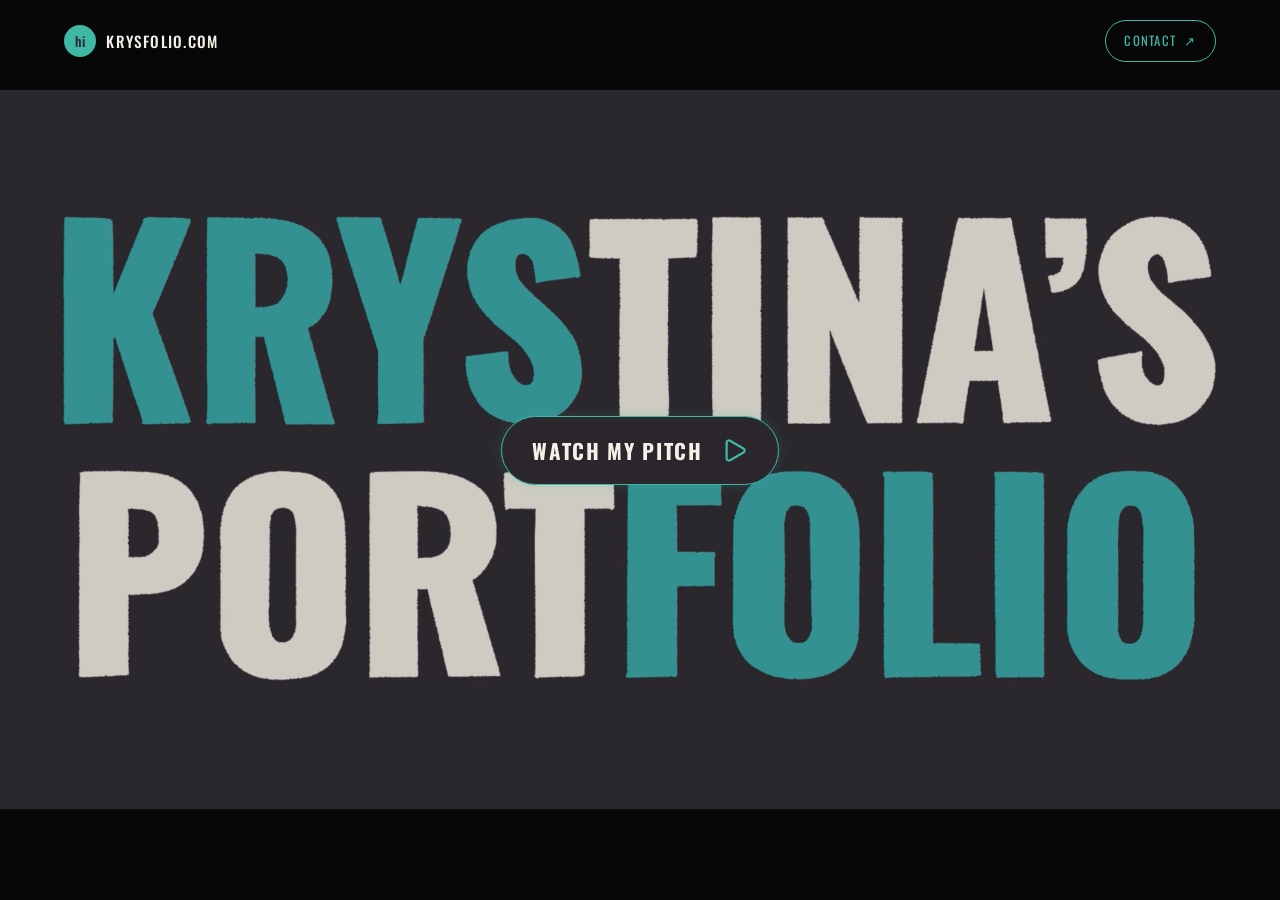
<file: index.html>
<!DOCTYPE html>
<html lang="en">
<head>
  <meta charset="UTF-8">
  <meta name="viewport" content="width=device-width, initial-scale=1">
  <meta name="theme-color" content="#2B262C">
  <title>Krystina | Visual Designer & Animator</title>

  <link rel="preconnect" href="https://fonts.googleapis.com">
  <link rel="preconnect" href="https://fonts.gstatic.com" crossorigin>
  <link href="https://fonts.googleapis.com/css2?family=Oswald:wght@400;500;600;700&display=swap" rel="stylesheet">
  <link rel="stylesheet" href="style.css">
  <script src="script.js" defer></script>
</head>
<body>

  <main class="pitch-page">
    <video
      id="pitchVideo"
      class="pitch-video"
      playsinline
      preload="none"
      poster="images/hero-poster.jpeg"
      aria-label="Krystina's pitching video"
    >
      <source src="images/hero-animation.mp4" type="video/mp4">
      Your browser does not support HTML video.
    </video>

    <header class="topbar">
      <a class="brand" href="index.html" aria-label="KRYSFOLIO home">
        <span class="logo-circle">hi</span>
        <span class="brand-name">KRYSFOLIO.COM</span>
      </a>

      <a class="contact-link" href="contact.html">
        CONTACT <span aria-hidden="true">↗</span>
      </a>
    </header>

    <div class="video-overlay" id="videoOverlay">
      <button class="watch-pitch" id="playButton" type="button">
        <span>WATCH MY PITCH</span>
        <svg
          xmlns="http://www.w3.org/2000/svg"
          width="24"
          height="24"
          viewBox="0 0 24 24"
          fill="none"
          stroke="currentColor"
          stroke-width="2"
          stroke-linecap="round"
          stroke-linejoin="round"
          class="preview-icon"
          aria-hidden="true"
        >
          <path d="M5 5a2 2 0 0 1 3.008-1.728l11.997 6.998a2 2 0 0 1 .003 3.458l-12 7A2 2 0 0 1 5 19z"/>
        </svg>
      </button>
    </div>

    <section class="video-controls" id="videoControls"
             aria-label="Video controls" hidden>
      <button class="control-button" id="pauseButton" type="button"
              aria-label="Pause video">Ⅱ</button>

      <span class="time-display" id="currentTime">0:00</span>

      <input
        class="timeline"
        id="timeline"
        type="range"
        min="0"
        max="100"
        value="0"
        step="0.1"
        aria-label="Seek through video"
      >

      <span class="time-display" id="duration">0:00</span>

      <button class="control-button sound-button" id="soundButton"
              type="button" aria-label="Mute video">SOUND ON</button>
    </section>

    <p class="video-error" id="videoError" role="alert" hidden>
      Unable to play the video. Please try again.
    </p>
  </main>

</body>
</html>
</file>
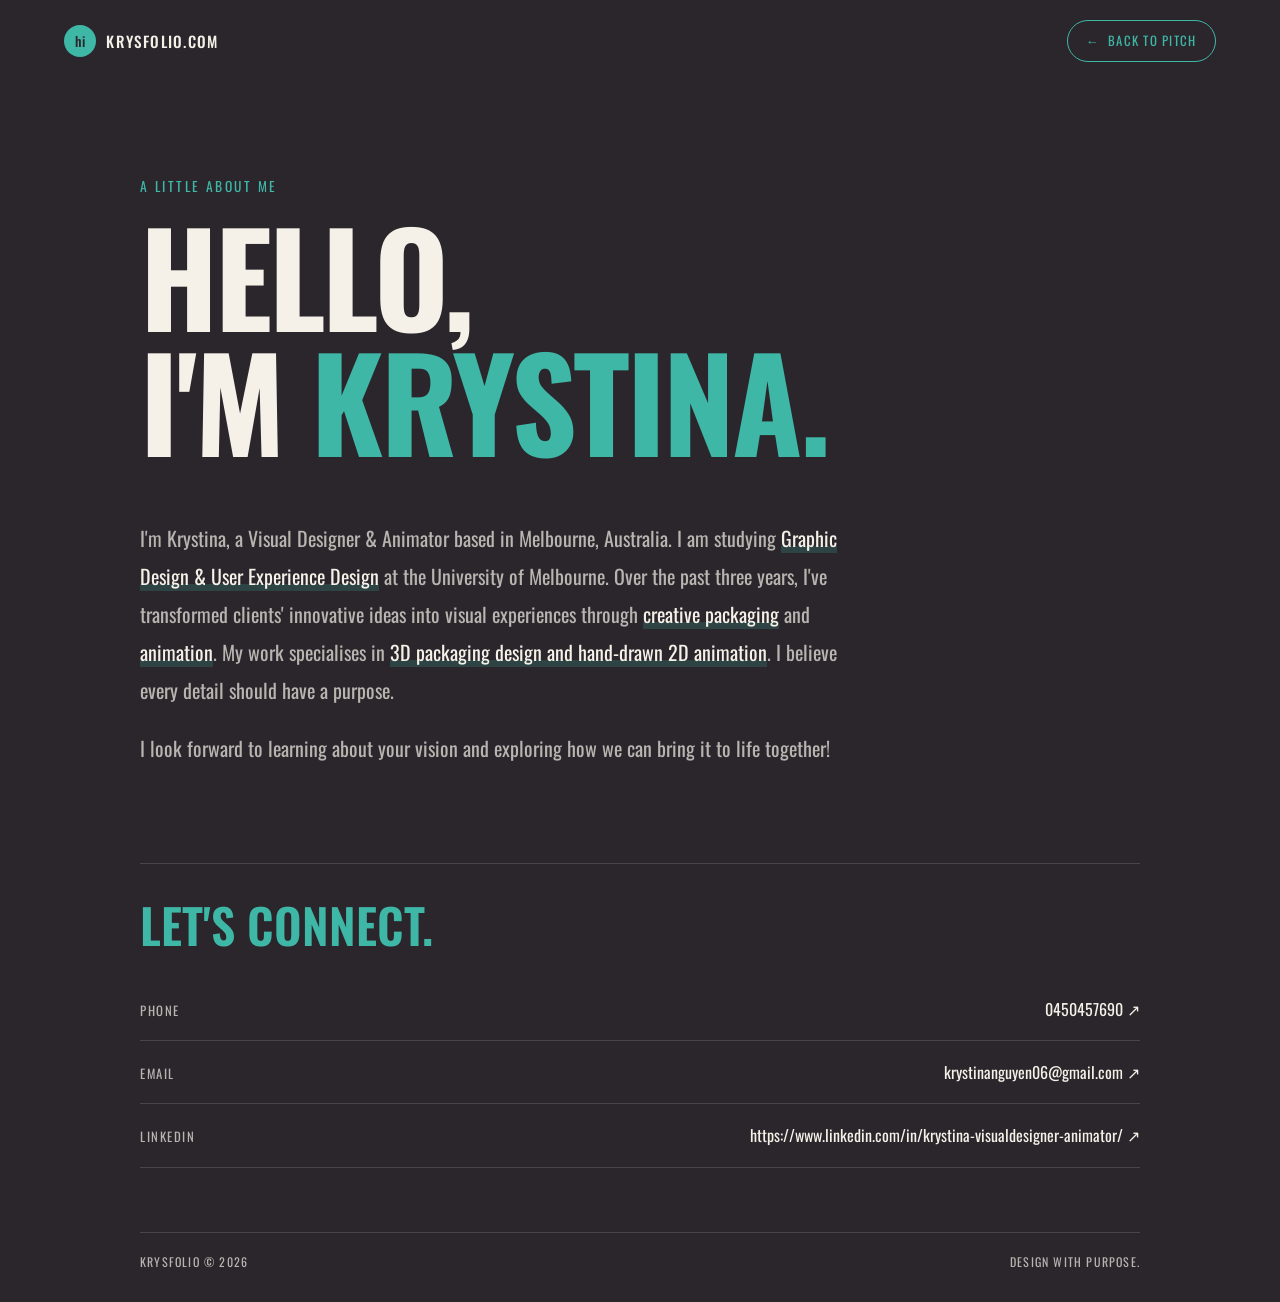
<file: contact.html>
<!DOCTYPE html>
<html lang="en">
<head>
  <meta charset="UTF-8">
  <meta name="viewport" content="width=device-width, initial-scale=1">
  <meta name="theme-color" content="#2B262C">
  <title>Contact | Krystina</title>

  <link rel="preconnect" href="https://fonts.googleapis.com">
  <link rel="preconnect" href="https://fonts.gstatic.com" crossorigin>
  <link href="https://fonts.googleapis.com/css2?family=Oswald:wght@400;500;600;700&display=swap" rel="stylesheet">
  <link rel="stylesheet" href="style.css">
</head>
<body>

  <main class="contact-page">

    <header class="topbar">
      <a class="brand" href="index.html">
        <span class="logo-circle">hi</span>
        <span class="brand-name">KRYSFOLIO.COM</span>
      </a>

      <a class="contact-link" href="index.html">
        <span aria-hidden="true">←</span> BACK TO PITCH
      </a>
    </header>

    <section class="contact-content">

      <p class="eyebrow">A LITTLE ABOUT ME</p>

      <h1 class="contact-heading">
        HELLO,<br>
        I'M <span>KRYSTINA.</span>
      </h1>

      <div class="about-copy">
        <p>
          I'm Krystina, a Visual Designer &amp; Animator based in
          Melbourne, Australia. I am studying
          <span class="txt-highlight">Graphic Design &amp; User Experience Design</span>
          at the University of Melbourne. Over the past three years,
          I've transformed clients' innovative ideas into visual
          experiences through <span class="txt-highlight">creative packaging</span>
          and <span class="txt-highlight">animation</span>. My work specialises in
          <span class="txt-highlight">3D packaging design and hand-drawn 2D animation</span>.
          I believe every detail should have a purpose.
        </p>

        <p>
          I look forward to learning about your vision and exploring
          how we can bring it to life together!
        </p>
      </div>

      <div class="contact-divider"></div>

      <section class="contact-details" aria-labelledby="contactTitle">
        <h2 id="contactTitle">LET'S CONNECT.</h2>

        <a class="contact-item" href="tel:YOUR_PHONE_NUMBER">
          <span class="contact-label">PHONE</span>
          <span class="contact-value">0450457690 ↗</span>
        </a>

        <a class="contact-item" href="mailto:YOUR_EMAIL">
          <span class="contact-label">EMAIL</span>
          <span class="contact-value">krystinanguyen06@gmail.com ↗</span>
        </a>

        <a class="contact-item"
           href="https://www.linkedin.com/in/YOUR_LINKEDIN/"
           target="_blank" rel="noopener noreferrer">
          <span class="contact-label">LINKEDIN</span>
          <span class="contact-value">https://www.linkedin.com/in/krystina-visualdesigner-animator/ ↗</span>
        </a>
      </section>

      <footer class="contact-footer">
        <span>KRYSFOLIO © 2026</span>
        <span>DESIGN WITH PURPOSE.</span>
      </footer>

    </section>
  </main>

</body>
</html>
</file>
<file: style.css>
:root {
  --bg: #2B262C;
  --heading: #3EB7A7;
  --body: #F5F1E8;
  --muted: #F5F1E8B3;
  --line: #F5F1E826;
  --pad: clamp(1.25rem, 5vw, 4rem);
  --font: "Oswald", Impact, sans-serif;
}

* {
  box-sizing: border-box;
  margin: 0;
  padding: 0;
}

html {
  min-height: 100%;
  background: var(--bg);
}

body {
  min-height: 100vh;
  background: var(--bg);
  color: var(--body);
  font-family: var(--font);
  font-weight: 400;
  -webkit-font-smoothing: antialiased;
}

a {
  color: inherit;
  text-decoration: none;
}

button,
input {
  font: inherit;
}

button:focus-visible,
a:focus-visible,
input:focus-visible {
  outline: 2px solid var(--heading);
  outline-offset: 4px;
}

/* Shared navigation */

.topbar {
  position: absolute;
  z-index: 5;
  top: 0;
  left: 0;
  right: 0;
  display: flex;
  justify-content: space-between;
  align-items: center;
  gap: 1rem;
  padding: 1.25rem var(--pad);
}

.brand {
  display: inline-flex;
  align-items: center;
  gap: .65rem;
  letter-spacing: .08em;
  font-size: .95rem;
  font-weight: 500;
}

.logo-circle {
  display: grid;
  place-items: center;
  flex: 0 0 2rem;
  width: 2rem;
  height: 2rem;
  border-radius: 50%;
  background: var(--heading);
  color: var(--bg);
  font-size: .85rem;
  letter-spacing: 0;
}

.contact-link {
  display: inline-flex;
  align-items: center;
  gap: .5rem;
  padding: .65rem 1.15rem;
  border: 1px solid var(--heading);
  border-radius: 999px;
  color: var(--heading);
  font-size: .8rem;
  letter-spacing: .1em;
  transition: background .2s, color .2s;
}

.contact-link:hover {
  background: var(--heading);
  color: var(--bg);
}

/* Video homepage */

.pitch-page {
  position: relative;
  isolation: isolate;
  width: 100%;
  height: 100vh;
  height: 100svh;
  min-height: 25rem;
  overflow: hidden;
  background: #000;
}

.pitch-video {
  position: absolute;
  inset: 0;
  width: 100%;
  height: 100%;
  display: block;
  object-fit: contain;
  background: #000;
}

.video-overlay {
  position: absolute;
  z-index: 2;
  inset: 0;
  display: grid;
  place-items: center;
  background: #2B262C30;
}

.video-overlay[hidden],
.video-controls[hidden],
.video-error[hidden] {
  display: none !important;
}

.play-button {
  display: flex;
  flex-direction: column;
  align-items: center;
  gap: 1rem;
  padding: 1.5rem;
  border: 0;
  background: transparent;
  color: var(--body);
  font-size: .85rem;
  letter-spacing: .14em;
  cursor: pointer;
}

.play-icon {
  display: grid;
  place-items: center;
  width: 5rem;
  height: 5rem;
  padding-left: .25rem;
  border: 1px solid var(--heading);
  border-radius: 50%;
  background: #2B262C99;
  color: var(--heading);
  font-size: 1.4rem;
  backdrop-filter: blur(8px);
  transition: transform .2s, background .2s, color .2s;
}

.play-button:hover .play-icon {
  transform: scale(1.07);
  background: var(--heading);
  color: var(--bg);
}

/* Timeline and playback controls */

.video-controls {
  position: absolute;
  z-index: 4;
  right: var(--pad);
  bottom: clamp(1rem, 4vh, 2rem);
  left: var(--pad);
  display: flex;
  align-items: center;
  gap: clamp(.45rem, 1.5vw, 1rem);
  padding: .8rem 1rem;
  border: 1px solid #F5F1E826;
  border-radius: 999px;
  background: #2B262CD9;
  backdrop-filter: blur(12px);
}

.control-button {
  display: grid;
  place-items: center;
  flex: 0 0 auto;
  min-width: 2.5rem;
  min-height: 2.5rem;
  padding: .35rem;
  border: 0;
  border-radius: 50%;
  background: transparent;
  color: var(--heading);
  font-size: 1.15rem;
  cursor: pointer;
}

.control-button:hover {
  background: #3EB7A71F;
}

.sound-button {
  min-width: auto;
  padding: .55rem .8rem;
  border: 1px solid var(--line);
  border-radius: 999px;
  font-size: .7rem;
  letter-spacing: .08em;
}

.time-display {
  flex: 0 0 auto;
  color: var(--body);
  font-size: .78rem;
  font-variant-numeric: tabular-nums;
  white-space: nowrap;
}

.timeline {
  flex: 1 1 auto;
  min-width: 0;
  height: 1.5rem;
  margin: 0 .25rem;
  accent-color: var(--heading);
  cursor: pointer;
  touch-action: pan-y;
}

.timeline:focus-visible {
  outline-offset: 2px;
}

.video-error {
  position: absolute;
  z-index: 6;
  right: var(--pad);
  bottom: 7rem;
  left: var(--pad);
  color: var(--body);
  text-align: center;
  font-size: .85rem;
}

/* Contact page */

.contact-page {
  position: relative;
  min-height: 100vh;
  min-height: 100svh;
  padding: 8rem var(--pad) 2rem;
  background: var(--bg);
}

.contact-content {
  width: 100%;
  max-width: 1000px;
  margin: 0 auto;
  padding-top: clamp(1rem, 4vw, 3rem);
}

.eyebrow {
  margin-bottom: 1rem;
  color: var(--heading);
  font-size: .85rem;
  letter-spacing: .18em;
}

.contact-heading {
  margin-bottom: clamp(2rem, 5vw, 3.5rem);
  font-size: clamp(3.5rem, 10vw, 8rem);
  font-weight: 700;
  line-height: .98;
  letter-spacing: -.025em;
  overflow-wrap: anywhere;
}

.contact-heading span {
  color: var(--heading);
}

.about-copy {
  display: grid;
  gap: 1.25rem;
  max-width: 720px;
  color: var(--muted);
  font-size: clamp(1rem, 1.6vw, 1.25rem);
  line-height: 1.9;
}

.txt-highlight {
  color: var(--body);
  box-shadow: inset 0 -.35em 0 #3EB7A733;
}

.contact-divider {
  width: 100%;
  height: 1px;
  margin: clamp(3rem, 8vw, 6rem) 0 2rem;
  background: var(--line);
}

.contact-details h2 {
  margin-bottom: 1.5rem;
  color: var(--heading);
  font-size: clamp(1.8rem, 4vw, 3rem);
  font-weight: 600;
  line-height: 1.2;
}

.contact-item {
  display: flex;
  justify-content: space-between;
  align-items: baseline;
  gap: 1.5rem;
  padding: 1.2rem 0;
  border-bottom: 1px solid var(--line);
}

.contact-label {
  flex: 0 0 8rem;
  color: var(--muted);
  font-size: .8rem;
  letter-spacing: .12em;
}

.contact-value {
  color: var(--body);
  text-align: right;
  overflow-wrap: anywhere;
  transition: color .2s;
}

.contact-item:hover .contact-value {
  color: var(--heading);
}

.contact-footer {
  display: flex;
  justify-content: space-between;
  gap: 1rem;
  margin-top: 4rem;
  padding-top: 1.25rem;
  border-top: 1px solid var(--line);
  color: var(--muted);
  font-size: .75rem;
  letter-spacing: .1em;
}

/* Mobile */

@media (max-width: 600px) {
  .topbar {
    padding-top: 1rem;
  }

  .brand {
    gap: .5rem;
    font-size: .78rem;
  }

  .logo-circle {
    width: 1.8rem;
    height: 1.8rem;
    flex-basis: 1.8rem;
  }

  .contact-link {
    padding: .55rem .8rem;
    font-size: .7rem;
  }

  .pitch-page {
    min-height: 20rem;
  }

  .play-icon {
    width: 4rem;
    height: 4rem;
    font-size: 1.15rem;
  }

  .play-button {
    gap: .8rem;
    font-size: .75rem;
  }

  .video-controls {
    right: .6rem;
    bottom: .75rem;
    left: .6rem;
    gap: .3rem;
    padding: .45rem .55rem;
  }

  .control-button {
    min-width: 2rem;
    min-height: 2.25rem;
    font-size: 1rem;
  }

  .sound-button {
    padding: .45rem .55rem;
    font-size: .62rem;
  }

  .time-display {
    font-size: .68rem;
  }

  .timeline {
    margin: 0;
  }

  .contact-page {
    padding-top: 6rem;
  }

  .contact-heading {
    font-size: clamp(3rem, 14vw, 5rem);
  }

  .about-copy {
    line-height: 1.8;
  }

  .contact-item {
    align-items: flex-start;
    flex-direction: column;
    gap: .35rem;
  }

  .contact-label {
    flex-basis: auto;
  }

  .contact-value {
    text-align: left;
    font-size: 1rem;
  }

  .contact-footer {
    flex-direction: column;
    gap: .35rem;
    margin-top: 3rem;
  }
}

@media (prefers-reduced-motion: reduce) {
  *,
  *::before,
  *::after {
    transition: none !important;
  }
}

.watch-pitch {
  display: inline-flex;
  align-items: center;
  justify-content: center;
  gap: 18px;

  padding: 18px 30px;
  border: 1.5px solid var(--heading);
  border-radius: 999px;

  background: var(--bg);
  color: var(--body);

  font-family: var(--font);
  font-size: 21px;
  font-weight: 700;
  letter-spacing: 0.08em;

  cursor: pointer;

  box-shadow:
    0 0 12px #3EB7A733,
    inset 0 0 10px #3EB7A70A;

  animation: teal-breathe 2.8s ease-in-out infinite;

  transition:
    transform 0.3s ease,
    color 0.3s ease,
    border-color 0.3s ease,
    box-shadow 0.3s ease;
}

.watch-pitch .preview-icon {
  width: 27px;
  height: 27px;
  flex-shrink: 0;
  color: var(--heading);
  transition: transform 0.3s ease, color 0.3s ease;
}

/* Subtle breathing glow */
@keyframes teal-breathe {
  0%, 100% {
    box-shadow:
      0 0 8px #3EB7A722,
      0 0 18px #3EB7A711,
      inset 0 0 8px #3EB7A708;
  }

  50% {
    box-shadow:
      0 0 16px #3EB7A766,
      0 0 35px #3EB7A733,
      inset 0 0 12px #3EB7A714;
  }
}

/* Hover: grow, brighten, and glow */
.watch-pitch:hover {
  transform: scale(1.1);
  color: var(--body);
  border-color: #55D9C6;
  box-shadow:
    0 0 20px #3EB7A799,
    0 0 45px #3EB7A755,
    0 0 70px #3EB7A722;
  animation-play-state: paused;
}

.watch-pitch:hover .preview-icon {
  color: #55D9C6;
  transform: translateX(4px);
}

/* Keyboard accessibility */
.watch-pitch:focus-visible {
  outline: 2px solid var(--heading);
  outline-offset: 5px;
}

/* Reduce animation for users who prefer less motion */
@media (prefers-reduced-motion: reduce) {
  .watch-pitch,
  .watch-pitch .preview-icon {
    animation: none;
    transition: none;
  }
}
.watch-pitch {
  animation: teal-breathe 2.4s ease-in-out infinite;
  transform-origin: center;
}

@keyframes teal-breathe {
  0%, 100% {
    transform: scale(1);
    box-shadow:
      0 0 6px #3EB7A722,
      0 0 14px #3EB7A711;
  }

  50% {
    transform: scale(1.035);
    box-shadow:
      0 0 14px #3EB7A777,
      0 0 30px #3EB7A755,
      0 0 50px #3EB7A722;
  }
}

.watch-pitch:hover {
  animation-play-state: paused;
  transform: scale(1.1);
  border-color: #55D9C6;
  box-shadow:
    0 0 20px #3EB7A799,
    0 0 45px #3EB7A755,
    0 0 70px #3EB7A722;
}

@media (prefers-reduced-motion: reduce) {
  .watch-pitch {
    animation: none;
    transition: none;
  }
}
.watch-pitch:hover {
  animation-play-state: paused;
  transform: scale(1.1);

  background: var(--heading);
  color: var(--bg);
  border-color: var(--heading);

  box-shadow:
    0 0 20px #3EB7A799,
    0 0 45px #3EB7A755,
    0 0 70px #3EB7A722;
}

.watch-pitch:hover .preview-icon {
  color: var(--bg);
  transform: translateX(4px);
}
</file>
